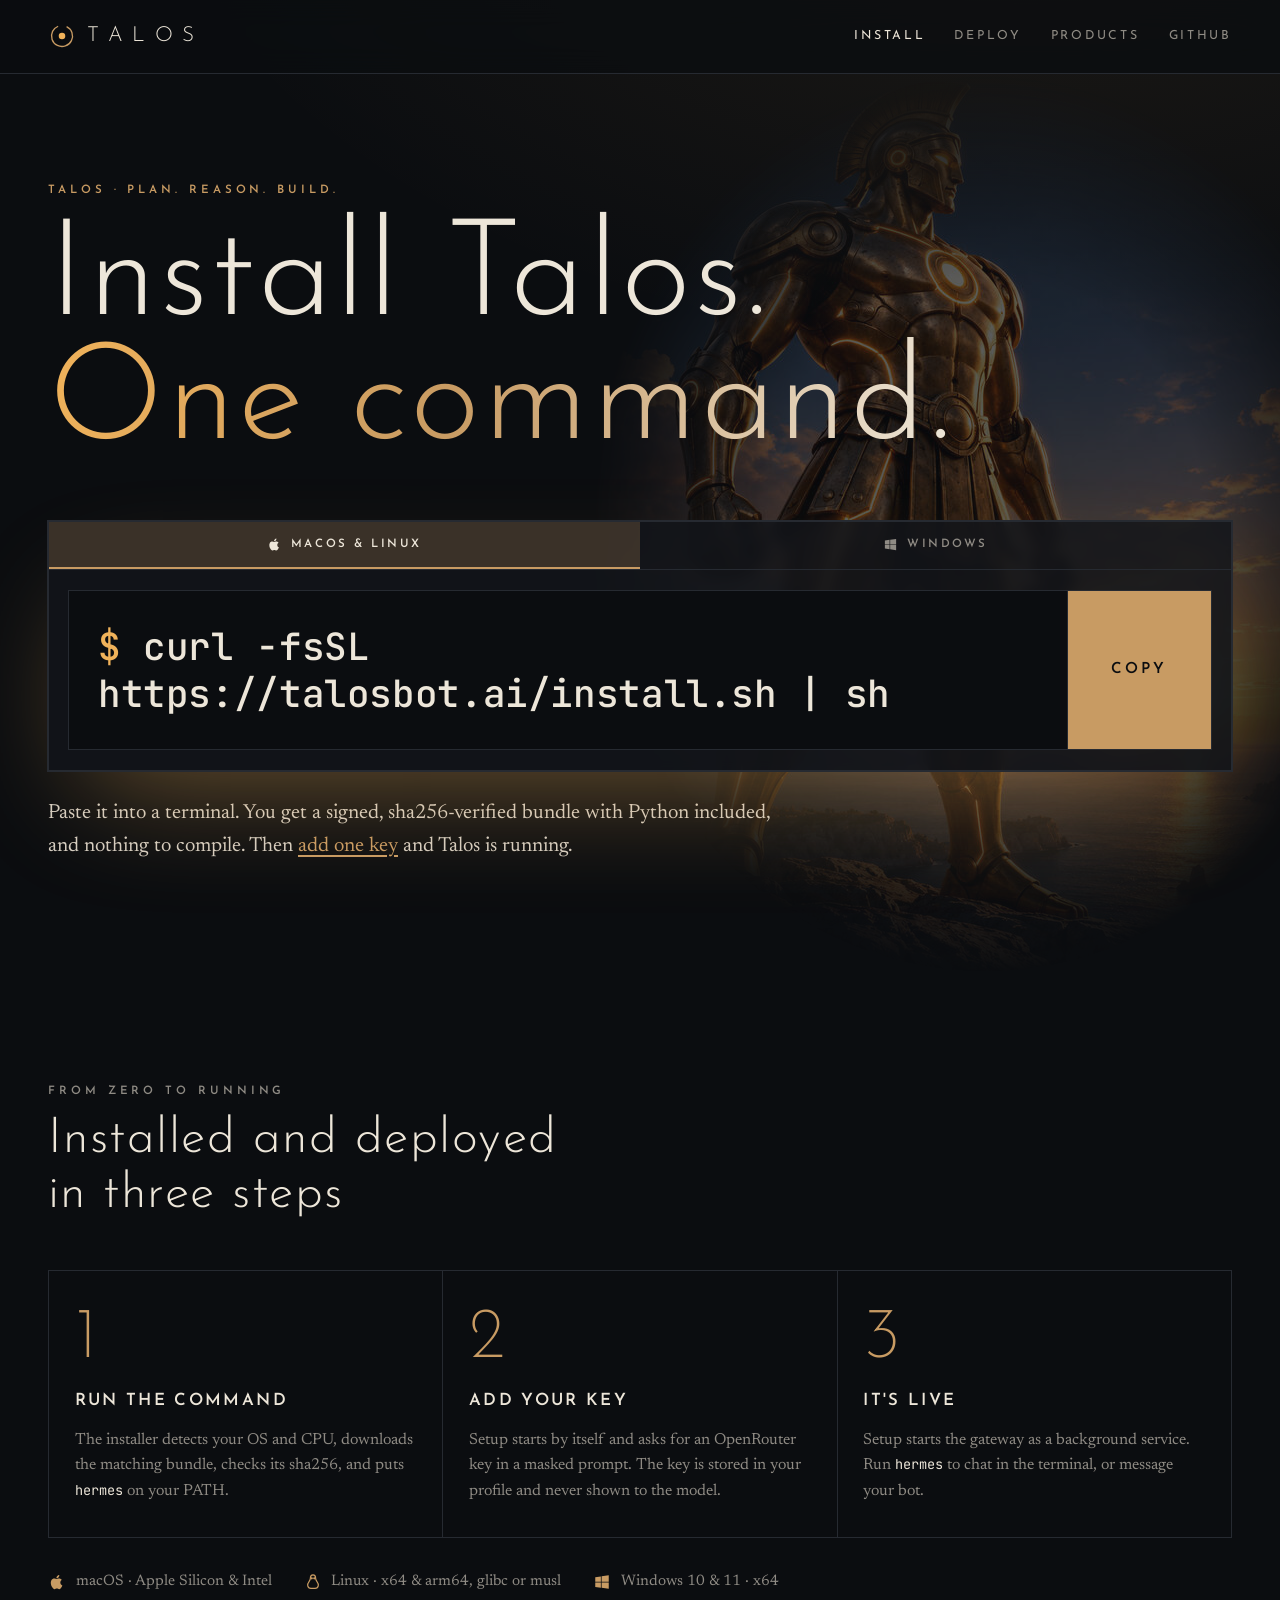
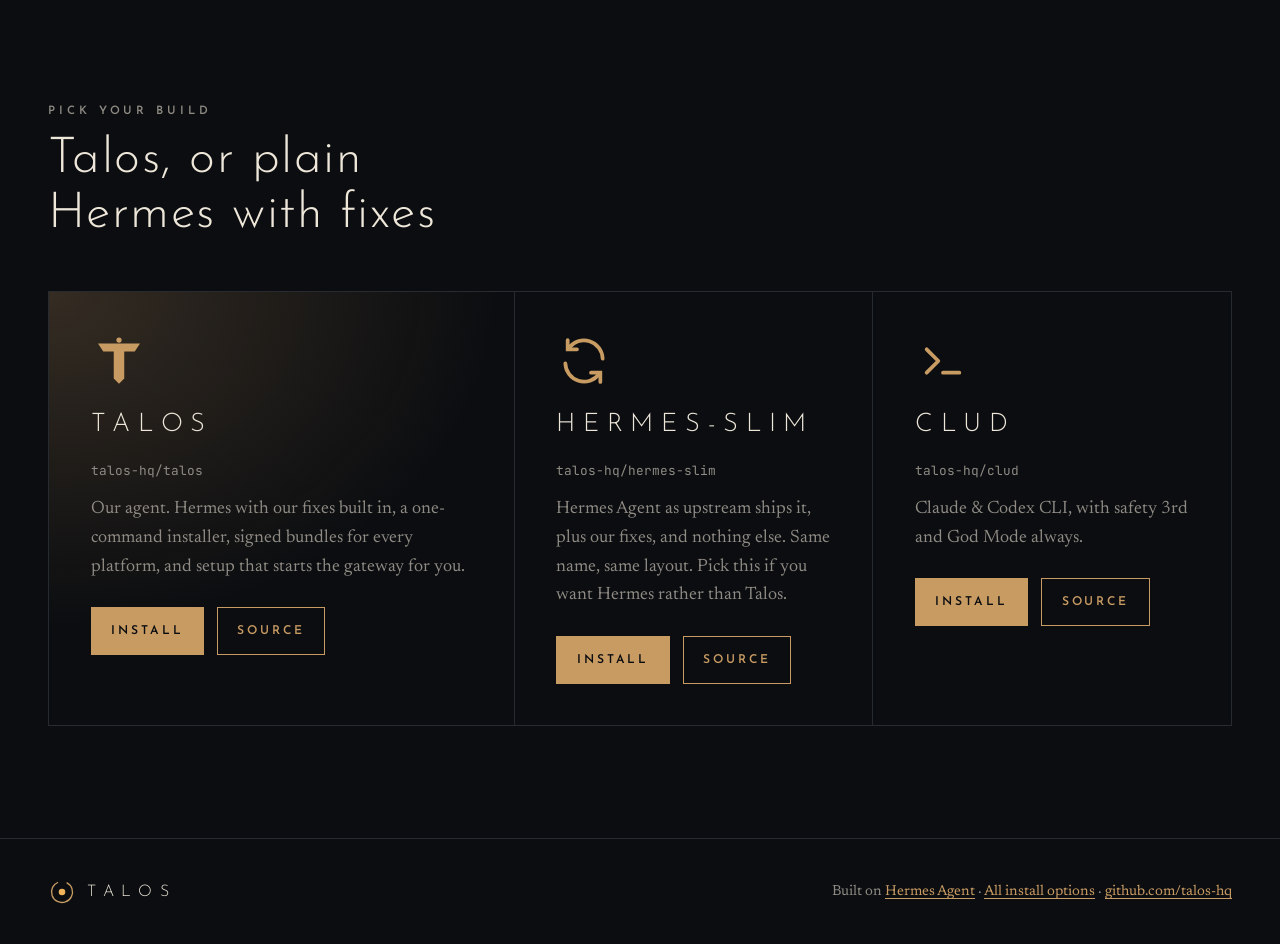
<file: index.html>
<!doctype html>
<html lang="en">
<head>
<meta charset="utf-8">
<meta name="viewport" content="width=device-width, initial-scale=1, viewport-fit=cover">
<title>Install Talos</title>
<meta name="description" content="Install Talos with one command on macOS, Linux or Windows. Signed, sha256-verified bundles, nothing to compile.">
<meta name="theme-color" content="#0b0d10">
<link rel="canonical" href="https://talosbot.ai/">
<link rel="icon" href="/favicon.svg" type="image/svg+xml">
<link rel="preconnect" href="https://fonts.googleapis.com">
<link rel="preconnect" href="https://fonts.gstatic.com" crossorigin>
<link rel="stylesheet" href="https://fonts.googleapis.com/css2?family=Josefin+Sans:wght@200;300;400;600&family=Newsreader:ital,opsz,wght@0,6..72,400;0,6..72,500;1,6..72,400&family=JetBrains+Mono:wght@400;500;600&display=swap">
<link rel="stylesheet" href="/assets/styles.css">
<meta property="og:type" content="website">
<meta property="og:site_name" content="Talos">
<meta property="og:title" content="Install Talos in one command">
<meta property="og:description" content="curl -fsSL https://talosbot.ai/install.sh | sh">
<meta property="og:url" content="https://talosbot.ai/">
<meta property="og:image" content="https://talosbot.ai/assets/og.jpg">
<meta name="twitter:card" content="summary_large_image">
<meta name="twitter:image" content="https://talosbot.ai/assets/og.jpg">
</head>
<body>
<a class="skip" href="#main">Skip to content</a>
<header class="nav">
  <div class="wrap">
    <a class="wordmark" href="/" aria-label="Talos home"><svg aria-hidden="true"><use href="/assets/icons.svg#emblem"/></svg>TALOS</a>
    <nav aria-label="Primary">
      <a href="#install" aria-current="page">Install</a>
      <a href="#deploy">Deploy</a>
      <a href="#products">Products</a>
      <a href="https://github.com/talos-hq/talos">GitHub</a>
    </nav>
  </div>
</header>

<main id="main">
  <section class="mega" id="install" aria-labelledby="install-title">
    <img class="mega-art" src="/assets/talos.jpg" alt="" width="900" height="900" fetchpriority="high">
    <div class="wrap">
      <p class="label">Talos · Plan. Reason. Build.</p>
      <h1 id="install-title">Install Talos.<br><span>One command.</span></h1>

      <div class="installer mega-installer" role="group" aria-label="Choose your platform">
        <div class="tabs">
          <label><input type="radio" name="os" id="os-unix" checked><svg aria-hidden="true"><use href="/assets/os.svg#apple"/></svg><span>macOS &amp; Linux</span></label>
          <label><input type="radio" name="os" id="os-win"><svg aria-hidden="true"><use href="/assets/os.svg#win"/></svg><span>Windows</span></label>
        </div>
        <div class="panel unix">
          <div class="cmd mega-cmd"><pre data-prompt="$">curl -fsSL https://talosbot.ai/install.sh | sh</pre><button type="button" data-copy>Copy</button></div>
        </div>
        <div class="panel win">
          <div class="cmd mega-cmd"><pre data-prompt="PS&gt;">irm https://talosbot.ai/install.ps1 | iex</pre><button type="button" data-copy>Copy</button></div>
        </div>
      </div>

      <p class="mega-note">Paste it into a terminal. You get a signed, sha256-verified bundle with Python included, and nothing to compile. Then <a href="#deploy">add one key</a> and Talos is running.</p>
    </div>
  </section>

  <section class="block" id="deploy" aria-labelledby="deploy-title">
    <div class="wrap">
      <div class="head reveal">
        <p class="label">From zero to running</p>
        <h2 id="deploy-title">Installed and deployed in three steps</h2>
      </div>
      <ol class="deploy">
        <li class="reveal">
          <h3>Run the command</h3>
          <p>The installer detects your OS and CPU, downloads the matching bundle, checks its sha256, and puts <code>hermes</code> on your PATH.</p>
        </li>
        <li class="reveal">
          <h3>Add your key</h3>
          <p>Setup starts by itself and asks for an OpenRouter key in a masked prompt. The key is stored in your profile and never shown to the model.</p>
        </li>
        <li class="reveal">
          <h3>It's live</h3>
          <p>Setup starts the gateway as a background service. Run <code>hermes</code> to chat in the terminal, or message your bot.</p>
        </li>
      </ol>
      <div class="platforms reveal">
        <span><svg aria-hidden="true"><use href="/assets/os.svg#apple"/></svg>macOS · Apple Silicon &amp; Intel</span>
        <span><svg aria-hidden="true"><use href="/assets/os.svg#linux"/></svg>Linux · x64 &amp; arm64, glibc or musl</span>
        <span><svg aria-hidden="true"><use href="/assets/os.svg#win"/></svg>Windows 10 &amp; 11 · x64</span>
      </div>
    </div>
  </section>

  <section class="block" id="products" aria-labelledby="products-title" style="padding-top:0">
    <div class="wrap">
      <div class="head reveal">
        <p class="label">Pick your build</p>
        <h2 id="products-title">Talos, or plain Hermes with fixes</h2>
      </div>
      <div class="products three">
        <article class="product lead reveal">
          <svg class="ico" aria-hidden="true"><use href="/assets/icons.svg#t"/></svg>
          <h3>TALOS</h3>
          <span class="repo">talos-hq/talos</span>
          <p>Our agent. Hermes with our fixes built in, a one-command installer, signed bundles for every platform, and setup that starts the gateway for you.</p>
          <div class="ctas"><a class="btn solid" href="#install">Install</a><a class="btn" href="https://github.com/talos-hq/talos">Source</a></div>
        </article>
        <article class="product reveal">
          <svg class="ico" aria-hidden="true"><use href="/assets/icons.svg#sync"/></svg>
          <h3>HERMES-SLIM</h3>
          <span class="repo">talos-hq/hermes-slim</span>
          <p>Hermes Agent as upstream ships it, plus our fixes, and nothing else. Same name, same layout. Pick this if you want Hermes rather than Talos.</p>
          <div class="ctas"><a class="btn solid" href="/install/#hermes-slim">Install</a><a class="btn" href="https://github.com/talos-hq/hermes-slim">Source</a></div>
        </article>
        <article class="product reveal">
          <svg class="ico" aria-hidden="true"><use href="/assets/icons.svg#term"/></svg>
          <h3>CLUD</h3>
          <span class="repo">talos-hq/clud</span>
          <p>Claude &amp; Codex CLI, with safety 3rd and God Mode always.</p>
          <div class="ctas"><a class="btn solid" href="/install/#clud">Install</a><a class="btn" href="https://github.com/talos-hq/clud">Source</a></div>
        </article>
      </div>
    </div>
  </section>
</main>

<footer>
  <div class="wrap">
    <a class="wordmark" href="/" style="font-size:1rem"><svg aria-hidden="true"><use href="/assets/icons.svg#emblem"/></svg>TALOS</a>
    <span>Built on <a href="https://github.com/NousResearch/hermes-agent">Hermes Agent</a> · <a href="/install/">All install options</a> · <a href="https://github.com/talos-hq">github.com/talos-hq</a></span>
  </div>
</footer>
<script>
(() => {
  const ua = navigator.userAgentData?.platform || navigator.platform || navigator.userAgent;
  if (/win/i.test(ua)) document.getElementById("os-win").checked = true;
  document.querySelectorAll("[data-copy]").forEach(btn => btn.addEventListener("click", async () => {
    try { await navigator.clipboard.writeText(btn.previousElementSibling.textContent.trim()); } catch { return; }
    btn.textContent = "Copied"; btn.dataset.done = "";
    setTimeout(() => { btn.textContent = "Copy"; delete btn.dataset.done; }, 1600);
  }));
})();
</script>
</body>
</html>
</file>
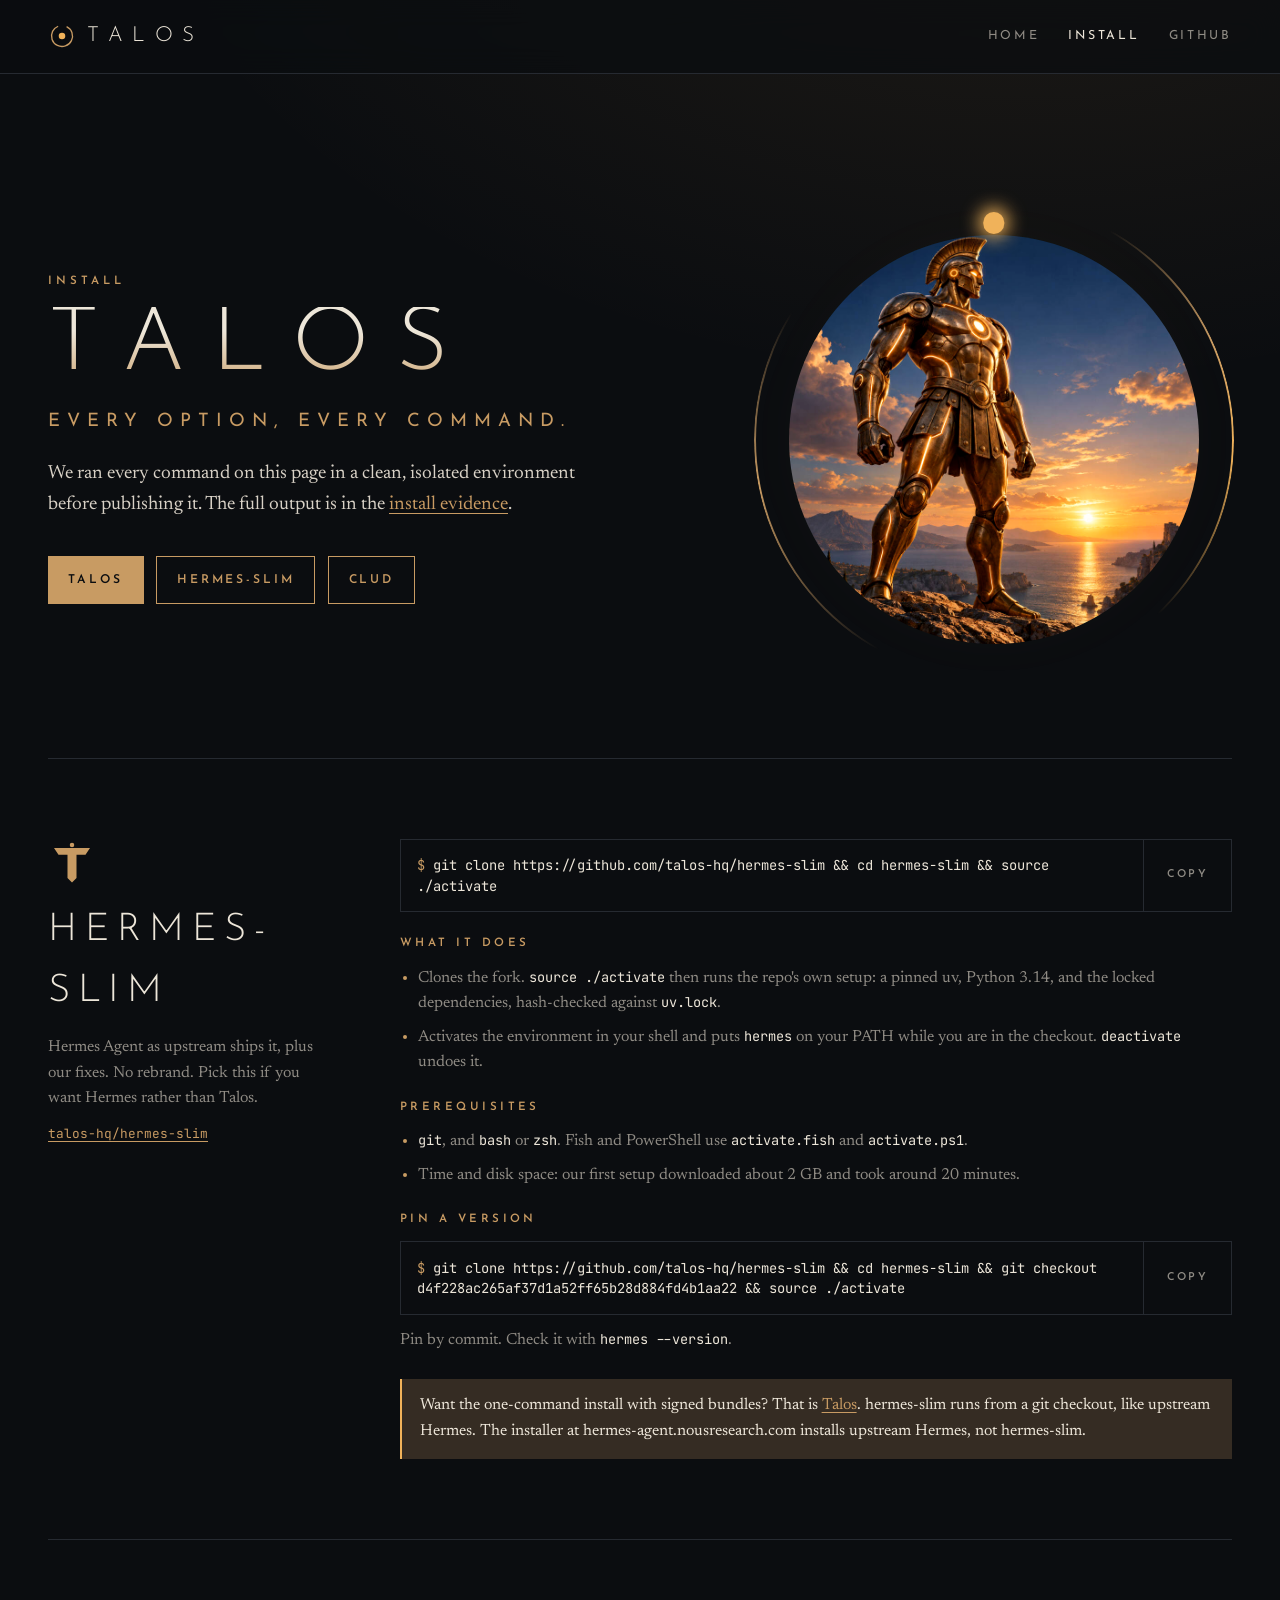
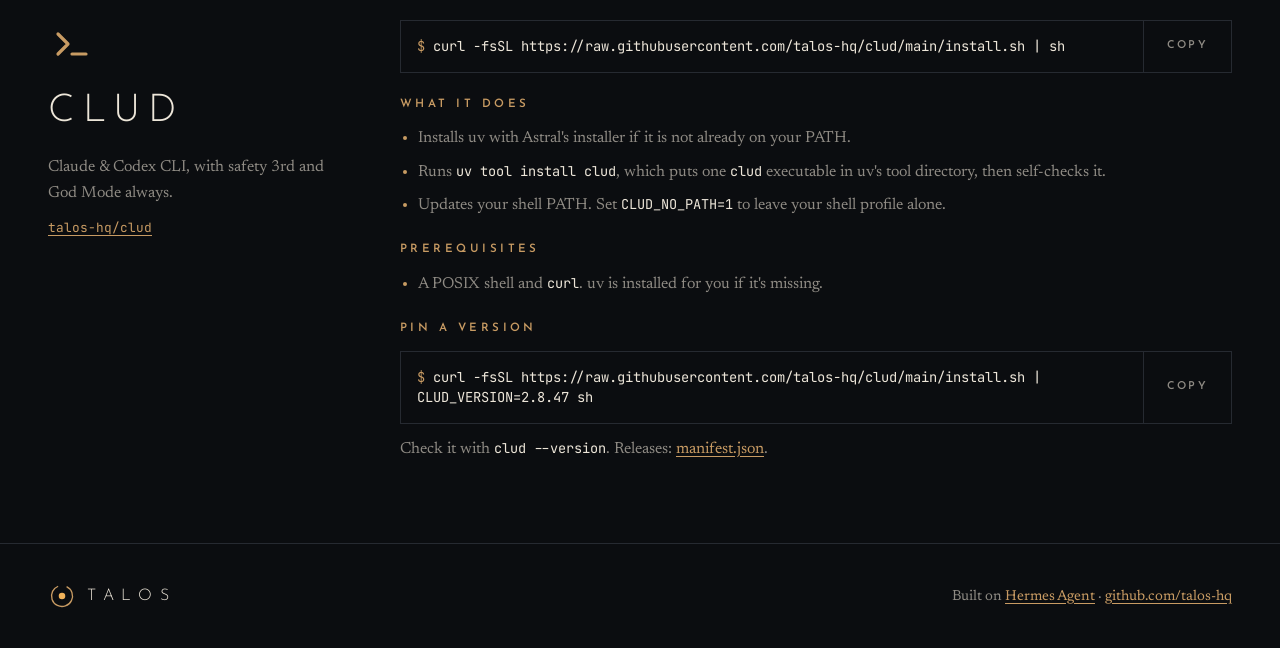
<file: install/index.html>
<!doctype html>
<html lang="en">
<head>
<meta charset="utf-8">
<meta name="viewport" content="width=device-width, initial-scale=1, viewport-fit=cover">
<title>Install Talos</title>
<meta name="description" content="Install the Talos agent and clud. Every command on this page was run end to end before it was published.">
<meta name="theme-color" content="#0b0d10">
<link rel="canonical" href="https://talosbot.ai/install/">
<link rel="icon" href="/favicon.svg" type="image/svg+xml">
<link rel="preconnect" href="https://fonts.googleapis.com">
<link rel="preconnect" href="https://fonts.gstatic.com" crossorigin>
<link rel="stylesheet" href="https://fonts.googleapis.com/css2?family=Josefin+Sans:wght@200;300;400;600&family=Newsreader:ital,opsz,wght@0,6..72,400;0,6..72,500;1,6..72,400&family=JetBrains+Mono:wght@400;600&display=swap">
<link rel="stylesheet" href="/assets/styles.css">
<meta property="og:type" content="website">
<meta property="og:site_name" content="Talos">
<meta property="og:title" content="Install Talos">
<meta property="og:description" content="Install the Talos agent and clud with commands we ran before publishing.">
<meta property="og:url" content="https://talosbot.ai/install/">
<meta property="og:image" content="https://talosbot.ai/assets/og.jpg">
<meta name="twitter:card" content="summary_large_image">
<meta name="twitter:image" content="https://talosbot.ai/assets/og.jpg">
</head>
<body>
<a class="skip" href="#main">Skip to content</a>
<header class="nav">
  <div class="wrap">
    <a class="wordmark" href="/" aria-label="Talos home"><svg aria-hidden="true"><use href="/assets/icons.svg#emblem"/></svg>TALOS</a>
    <nav aria-label="Primary">
      <a href="/">Home</a>
      <a href="/install/" aria-current="page">Install</a>
      <a href="https://github.com/talos-hq">GitHub</a>
    </nav>
  </div>
</header>

<main id="main">
  <section class="hero">
    <div class="wrap">
      <div>
        <p class="label">Install</p>
        <h1 style="margin-top:1.2rem;font-size:clamp(2.8rem,8vw,5.6rem)">TALOS</h1>
        <p class="tag">Every option, every command.</p>
        <p class="lede">We ran every command on this page in a clean, isolated environment before publishing it. The full output is in the <a href="https://github.com/talos-hq/talos-hq.github.io/blob/main/docs/install-evidence.md">install evidence</a>.</p>
        <div class="ctas">
          <a class="btn solid" href="/#install">Talos</a><a class="btn" href="#hermes-slim">hermes-slim</a>
          <a class="btn" href="#clud">clud</a>
        </div>
      </div>
      <figure class="emblem">
        <img src="/assets/talos.jpg" alt="The bronze Talos figure inside a turning bronze ring" width="900" height="900" fetchpriority="high">
        <span class="core" aria-hidden="true"></span>
      </figure>
    </div>
  </section>

  <div class="wrap">
    <section class="install-block" id="hermes-slim" aria-labelledby="slim-title">
      <aside class="reveal">
        <svg aria-hidden="true"><use href="/assets/icons.svg#t"/></svg>
        <h2 id="slim-title">HERMES-SLIM</h2>
        <p>Hermes Agent as upstream ships it, plus our fixes. No rebrand. Pick this if you want Hermes rather than Talos.</p>
        <p class="repo" style="font:.8rem var(--mono)"><a href="https://github.com/talos-hq/hermes-slim">talos-hq/hermes-slim</a></p>
      </aside>
      <div class="body reveal">
        <div class="cmd"><pre data-prompt="$">git clone https://github.com/talos-hq/hermes-slim &amp;&amp; cd hermes-slim &amp;&amp; source ./activate</pre><button type="button" data-copy>Copy</button></div>
        <div>
          <h3>What it does</h3>
          <ul style="margin-top:1rem">
            <li>Clones the fork. <code>source ./activate</code> then runs the repo's own setup: a pinned uv, Python 3.14, and the locked dependencies, hash-checked against <code>uv.lock</code>.</li>
            <li>Activates the environment in your shell and puts <code>hermes</code> on your PATH while you are in the checkout. <code>deactivate</code> undoes it.</li>
          </ul>
        </div>
        <div>
          <h3>Prerequisites</h3>
          <ul style="margin-top:1rem">
            <li><code>git</code>, and <code>bash</code> or <code>zsh</code>. Fish and PowerShell use <code>activate.fish</code> and <code>activate.ps1</code>.</li>
            <li>Time and disk space: our first setup downloaded about 2&nbsp;GB and took around 20 minutes.</li>
          </ul>
        </div>
        <div>
          <h3>Pin a version</h3>
          <div class="cmd" style="margin-top:1rem"><pre data-prompt="$">git clone https://github.com/talos-hq/hermes-slim &amp;&amp; cd hermes-slim &amp;&amp; git checkout d4f228ac265af37d1a52ff65b28d884fd4b1aa22 &amp;&amp; source ./activate</pre><button type="button" data-copy>Copy</button></div>
          <p style="margin-top:.8rem;color:var(--stone);font-size:1rem">Pin by commit. Check it with <code>hermes --version</code>.</p>
        </div>
        <p class="callout">Want the one-command install with signed bundles? That is <a href="/#install">Talos</a>. hermes-slim runs from a git checkout, like upstream Hermes. The installer at hermes-agent.nousresearch.com installs upstream Hermes, not hermes-slim.</p>
      </div>
    </section>

    <section class="install-block" id="clud" aria-labelledby="clud-title">
      <aside class="reveal">
        <svg aria-hidden="true"><use href="/assets/icons.svg#term"/></svg>
        <h2 id="clud-title">CLUD</h2>
        <p>Claude &amp; Codex CLI, with safety 3rd and God Mode always.</p>
        <p style="font:.8rem var(--mono)"><a href="https://github.com/talos-hq/clud">talos-hq/clud</a></p>
      </aside>
      <div class="body reveal">
        <div class="cmd"><pre data-prompt="$">curl -fsSL https://raw.githubusercontent.com/talos-hq/clud/main/install.sh | sh</pre><button type="button" data-copy>Copy</button></div>
        <div>
          <h3>What it does</h3>
          <ul style="margin-top:1rem">
            <li>Installs uv with Astral's installer if it is not already on your PATH.</li>
            <li>Runs <code>uv tool install clud</code>, which puts one <code>clud</code> executable in uv's tool directory, then self-checks it.</li>
            <li>Updates your shell PATH. Set <code>CLUD_NO_PATH=1</code> to leave your shell profile alone.</li>
          </ul>
        </div>
        <div>
          <h3>Prerequisites</h3>
          <ul style="margin-top:1rem"><li>A POSIX shell and <code>curl</code>. uv is installed for you if it's missing.</li></ul>
        </div>
        <div>
          <h3>Pin a version</h3>
          <div class="cmd" style="margin-top:1rem"><pre data-prompt="$">curl -fsSL https://raw.githubusercontent.com/talos-hq/clud/main/install.sh | CLUD_VERSION=2.8.47 sh</pre><button type="button" data-copy>Copy</button></div>
          <p style="margin-top:.8rem;color:var(--stone);font-size:1rem">Check it with <code>clud --version</code>. Releases: <a href="https://talos-hq.github.io/clud/install/manifest.json">manifest.json</a>.</p>
        </div>
      </div>
    </section>
  </div>
</main>

<footer>
  <div class="wrap">
    <a class="wordmark" href="/" style="font-size:1rem"><svg aria-hidden="true"><use href="/assets/icons.svg#emblem"/></svg>TALOS</a>
    <span>Built on <a href="https://github.com/NousResearch/hermes-agent">Hermes Agent</a> · <a href="https://github.com/talos-hq">github.com/talos-hq</a></span>
  </div>
</footer>
<script>
document.querySelectorAll("[data-copy]").forEach(btn => btn.addEventListener("click", async () => {
  try { await navigator.clipboard.writeText(btn.previousElementSibling.textContent.trim()); } catch { return; }
  btn.textContent = "Copied"; btn.dataset.done = "";
  setTimeout(() => { btn.textContent = "Copy"; delete btn.dataset.done; }, 1600);
}));
</script>
</body>
</html>
</file>
<file: assets/styles.css>
@layer reset, tokens, base, components, motion;

@layer reset {
  *, *::before, *::after { box-sizing: border-box; }
  body, h1, h2, h3, p, figure, pre { margin: 0; }
  img, svg { display: block; max-width: 100%; }
  button { font: inherit; color: inherit; }
}

@layer tokens {
  @property --spin { syntax: "<angle>"; inherits: false; initial-value: 0deg; }
  @property --glow { syntax: "<number>"; inherits: true; initial-value: 0.6; }

  :root {
    --obsidian: #0b0d10;
    --basalt: #13161b;
    --seam: #262a31;
    --bronze: #c89b63;
    --ember: #f0b25a;
    --sandstone: #ede6d9;
    --stone: #8f8b84;
    --bronze-soft: color-mix(in oklch, var(--bronze) 22%, transparent);
    --display: "Josefin Sans", "Futura", "Century Gothic", sans-serif;
    --body: "Newsreader", "Iowan Old Style", Georgia, serif;
    --mono: "JetBrains Mono", ui-monospace, "SF Mono", Menlo, monospace;
    --gutter: max(16px, env(safe-area-inset-left, 0px));
    --ease: cubic-bezier(.2, .7, .1, 1);
    color-scheme: dark;
  }
}

@layer base {
  html { scroll-behavior: smooth; }
  body {
    min-height: 100dvh;
    background:
      radial-gradient(120vmax 80vmax at 80% -10%, color-mix(in oklch, var(--ember) 10%, transparent), transparent 60%),
      var(--obsidian);
    color: var(--sandstone);
    font: 400 1.125rem/1.6 var(--body);
    -webkit-font-smoothing: antialiased;
    overflow-x: clip;
  }
  ::selection { background: var(--bronze); color: var(--obsidian); }
  a { color: var(--bronze); text-underline-offset: .2em; }
  :focus-visible { outline: 2px solid var(--ember); outline-offset: 3px; }
  h1, h2, h3 { font-family: var(--display); font-weight: 300; text-wrap: balance; }
  p { text-wrap: pretty; }
  .wrap { width: min(74rem, 100% - 2 * var(--gutter)); margin-inline: auto; }
  .label { font: 600 .72rem/1 var(--display); letter-spacing: .34em; text-transform: uppercase; color: var(--bronze); }
  .sr { position: absolute; width: 1px; height: 1px; overflow: hidden; clip-path: inset(50%); }
}

@layer components {
  /* nav */
  .nav {
    position: sticky; top: 0; z-index: 10;
    background: color-mix(in oklch, var(--obsidian) 78%, transparent);
    backdrop-filter: blur(14px) saturate(1.4);
    border-bottom: 1px solid var(--seam);
    & .wrap { display: flex; align-items: center; justify-content: space-between; padding-block: .9rem; gap: 1rem; }
    & nav { display: flex; gap: 1.8rem; }
    & nav a { font: 400 .78rem/1 var(--display); letter-spacing: .22em; text-transform: uppercase; color: var(--stone); text-decoration: none; transition: color .2s; }
    & nav a:hover { color: var(--sandstone); }
    @media (max-width: 680px) { & nav { display: none; } }
  }
  .wordmark {
    display: inline-flex; align-items: center; gap: .7rem;
    font: 300 1.3rem/1 var(--display); letter-spacing: .46em; color: var(--sandstone); text-decoration: none;
    & svg { width: 28px; height: 28px; }
  }

  /* hero */
  .hero {
    position: relative; isolation: isolate;
    padding-block: clamp(4rem, 10vw, 8rem) clamp(3rem, 7vw, 5rem);
    & .wrap > * { min-width: 0; }
    & .wrap { display: grid; grid-template-columns: minmax(0, 1.15fr) minmax(0, .85fr); gap: clamp(2rem, 5vw, 4rem); align-items: center; }
    @media (max-width: 880px) { & .wrap { grid-template-columns: 1fr; } }
  }
  .hero h1 {
    font-size: clamp(3.4rem, 11vw, 7.8rem); line-height: .9; font-weight: 300;
    letter-spacing: .3em; margin-right: -.3em;
    background: linear-gradient(180deg, var(--sandstone) 30%, color-mix(in oklch, var(--bronze) 85%, var(--sandstone)));
    -webkit-background-clip: text; background-clip: text; color: transparent;
  }
  .hero .tag { margin-top: 1.4rem; font: 400 clamp(.9rem, 1.8vw, 1.15rem)/1.3 var(--display); letter-spacing: .38em; text-transform: uppercase; color: var(--bronze); }
  .hero .lede { margin-top: 1.6rem; max-width: 34rem; color: color-mix(in oklch, var(--sandstone) 78%, var(--stone)); font-size: 1.2rem; }

  /* the emblem: ring + core, slowly turning, with the bronze figure inside */
  .emblem {
    position: relative; aspect-ratio: 1; width: min(100%, 30rem); justify-self: center;
    border-radius: 50%;
    &::before {
      content: ""; position: absolute; inset: -2px; border-radius: inherit; padding: 2px;
      background: conic-gradient(from var(--spin), transparent 0 8%, var(--bronze) 18%, var(--ember) 26%, transparent 38% 58%, var(--bronze) 72%, transparent 84%);
      mask: linear-gradient(#000 0 0) content-box exclude, linear-gradient(#000 0 0);
      animation: spin 14s linear infinite;
    }
    &::after {
      content: ""; position: absolute; inset: 8%; border-radius: inherit; z-index: -1;
      background: radial-gradient(closest-side, color-mix(in oklch, var(--ember) calc(var(--glow) * 40%), transparent), transparent);
      filter: blur(30px); animation: breathe 6s ease-in-out infinite;
    }
    & img { position: absolute; inset: 7%; width: 86%; height: 86%; border-radius: 50%; object-fit: cover; object-position: 50% 30%; filter: saturate(1.05) contrast(1.05); }
    & .core { position: absolute; width: 4.5%; aspect-ratio: 1; border-radius: 50%; top: 2.2%; left: 50%; translate: -50% 0; background: var(--ember); box-shadow: 0 0 18px 4px var(--ember); }
  }

  /* installer card */
  .installer {
    margin-top: 2.4rem; max-width: 40rem;
    border: 1px solid var(--seam); background: color-mix(in oklch, var(--basalt) 85%, transparent);
    backdrop-filter: blur(6px);
    container-type: inline-size;
  }
  .tabs { display: flex; border-bottom: 1px solid var(--seam); overflow-x: auto; scrollbar-width: none; }
  .tabs label {
    flex: 1; display: inline-flex; align-items: center; justify-content: center; gap: .55rem; white-space: nowrap;
    padding: .95rem 1rem; cursor: pointer; color: var(--stone);
    font: 600 .72rem/1 var(--display); letter-spacing: .22em; text-transform: uppercase;
    border-bottom: 2px solid transparent; transition: color .2s, border-color .2s, background .2s;
    &:hover { color: var(--sandstone); }
    & svg { width: 15px; height: 15px; flex: none; }
    &:has(input:checked) { color: var(--sandstone); border-color: var(--bronze); background: var(--bronze-soft); }
    &:has(input:focus-visible) { outline: 2px solid var(--ember); outline-offset: -2px; }
    & input { position: absolute; opacity: 0; pointer-events: none; }
  }
  .panel { display: none; grid-template-columns: minmax(0, 1fr); padding: 1.2rem 1.2rem 1.3rem; gap: .9rem; }
  .installer:has(#os-mac:checked) .panel.mac,
  .installer:has(#os-linux:checked) .panel.linux,
  .installer:has(#os-win:checked) .panel.win { display: grid; animation: rise .35s var(--ease); }
  .cmd {
    display: flex; align-items: stretch; border: 1px solid var(--seam); background: var(--obsidian);
    & pre { flex: 1; min-width: 0; padding: .95rem 1rem; white-space: pre-wrap; overflow-wrap: anywhere; font: 400 .86rem/1.5 var(--mono); color: var(--sandstone); }
    & pre::before { content: attr(data-prompt) " "; color: var(--bronze); }
    & button {
      flex: none; border: 0; border-left: 1px solid var(--seam); background: transparent; cursor: pointer;
      padding-inline: 1rem; color: var(--stone); font: 600 .68rem/1 var(--display); letter-spacing: .2em; text-transform: uppercase;
      transition: color .2s, background .2s;
      &:hover { color: var(--obsidian); background: var(--bronze); }
      &[data-done] { color: var(--obsidian); background: var(--ember); }
    }
  }
  .panel .note { font-size: .95rem; color: var(--stone); }
  .panel .note code { font: .85em var(--mono); color: var(--sandstone); }
  @container (max-width: 420px) {
    .tabs label span { display: none; }
    .cmd { flex-direction: column; & button { border-left: 0; border-top: 1px solid var(--seam); padding-block: .8rem; } }
  }
  .alt { margin-top: 1rem; font-size: .95rem; color: var(--stone); }

  /* lineage strip */
  .lineage { border-block: 1px solid var(--seam); background: var(--basalt); }
  .lineage ol {
    list-style: none; padding: 0; margin: 0; display: grid; grid-template-columns: repeat(3, 1fr);
    counter-reset: step;
    @media (max-width: 760px) { grid-template-columns: 1fr; }
  }
  .lineage li {
    padding: 2rem 1.4rem; display: grid; gap: .6rem; counter-increment: step; position: relative;
    & + li { border-left: 1px solid var(--seam); }
    @media (max-width: 760px) { & + li { border-left: 0; border-top: 1px solid var(--seam); } }
    &::before { content: counter(step, upper-roman); font: 300 .9rem/1 var(--display); letter-spacing: .3em; color: var(--bronze); }
    & h3 { font-size: 1.05rem; font-weight: 600; letter-spacing: .14em; text-transform: uppercase; }
    & p { color: var(--stone); font-size: 1rem; }
  }

  section.block { padding-block: clamp(4rem, 9vw, 7rem); }
  .head { display: grid; gap: 1rem; margin-bottom: 3rem; max-width: 42rem; }
  .head h2 { font-size: clamp(2rem, 4.5vw, 3.1rem); line-height: 1.1; letter-spacing: .03em; }
  .head p { color: var(--stone); }

  /* pillars — icon system from the identity board */
  .pillars { display: grid; grid-template-columns: repeat(3, 1fr); gap: 1px; background: var(--seam); border: 1px solid var(--seam); }
  @media (max-width: 900px) { .pillars { grid-template-columns: repeat(2, 1fr); } }
  @media (max-width: 560px) { .pillars { grid-template-columns: 1fr; } }
  .pillar {
    background: var(--obsidian); padding: 1.8rem 1.5rem; display: grid; gap: .8rem; align-content: start;
    position: relative; overflow: hidden;
    &::after {
      content: ""; position: absolute; inset: 0; pointer-events: none; opacity: 0; transition: opacity .4s;
      background: radial-gradient(22rem circle at var(--mx, 50%) var(--my, 0%), var(--bronze-soft), transparent 60%);
    }
    &:hover::after { opacity: 1; }
    & .ico { width: 52px; height: 52px; display: grid; place-items: center; border: 1px solid var(--seam); border-radius: 12px; background: var(--basalt); color: var(--bronze); }
    & .ico svg { width: 26px; height: 26px; }
    & h3 { font-size: 1rem; font-weight: 600; letter-spacing: .14em; text-transform: uppercase; }
    & p { color: var(--stone); font-size: 1rem; }
  }

  /* platform matrix */
  .matrix { width: 100%; border-collapse: collapse; font-size: 1rem; }
  .matrix-wrap { overflow-x: auto; border: 1px solid var(--seam); }
  .matrix th, .matrix td { padding: 1rem 1.2rem; text-align: left; border-bottom: 1px solid var(--seam); white-space: nowrap; }
  .matrix th { font: 600 .7rem/1 var(--display); letter-spacing: .24em; text-transform: uppercase; color: var(--bronze); background: var(--basalt); }
  .matrix td:first-child { font-family: var(--display); letter-spacing: .08em; }
  .matrix td code { font: .85rem var(--mono); color: var(--sandstone); }
  .matrix tr:last-child td { border-bottom: 0; }
  .matrix tbody tr { transition: background .2s; }
  .matrix tbody tr:hover { background: var(--bronze-soft); }
  .matrix .you td:first-child::after { content: "your system"; margin-left: .8rem; padding: .2rem .5rem; font: 600 .6rem/1 var(--display); letter-spacing: .2em; text-transform: uppercase; color: var(--obsidian); background: var(--bronze); }

  /* splash terminal */
  .splash { display: grid; grid-template-columns: minmax(0, 1fr) minmax(0, 1fr); gap: clamp(2rem, 5vw, 4rem); align-items: center; @media (max-width: 880px) { grid-template-columns: 1fr; } }
  .term {
    border: 1px solid var(--seam); background: #08090b; box-shadow: 0 40px 80px -40px #000, 0 0 0 1px #000;
    & header { display: flex; gap: .45rem; padding: .8rem 1rem; border-bottom: 1px solid var(--seam); }
    & header i { width: 10px; height: 10px; border-radius: 50%; background: var(--seam); }
    & pre { padding: 1.4rem 1.2rem; font: 400 .85rem/1.75 var(--mono); color: var(--stone); overflow-x: auto; }
    & b { color: var(--sandstone); font-weight: 400; }
    & .ok { color: var(--ember); }
  }
  .steps { display: grid; gap: 1.4rem; counter-reset: s; list-style: none; padding: 0; margin: 0; }
  .steps li { display: grid; grid-template-columns: 2.6rem 1fr; gap: 1rem; counter-increment: s; }
  .steps li::before { content: counter(s); display: grid; place-items: center; width: 2.6rem; height: 2.6rem; border: 1px solid var(--bronze); border-radius: 50%; font: 300 1rem/1 var(--display); color: var(--bronze); }
  .steps h3 { font-size: 1rem; font-weight: 600; letter-spacing: .12em; text-transform: uppercase; margin-bottom: .3rem; }
  .steps p { color: var(--stone); font-size: 1rem; }

  /* faq */
  details { border-top: 1px solid var(--seam); &:last-of-type { border-bottom: 1px solid var(--seam); } }
  summary {
    cursor: pointer; list-style: none; padding: 1.3rem 0; display: flex; justify-content: space-between; gap: 1rem;
    font: 400 1.1rem/1.3 var(--display); letter-spacing: .04em;
    &::-webkit-details-marker { display: none; }
    &::after { content: "+"; color: var(--bronze); font-weight: 300; font-size: 1.4rem; line-height: 1; transition: rotate .3s var(--ease); }
  }
  details[open] summary::after { rotate: 45deg; }
  details p { padding-bottom: 1.4rem; color: var(--stone); max-width: 48rem; }
  details code { font: .85em var(--mono); color: var(--sandstone); }
  details::details-content { block-size: 0; overflow: clip; transition: block-size .35s var(--ease), content-visibility .35s allow-discrete; }
  details[open]::details-content { block-size: auto; }
  :root { interpolate-size: allow-keywords; }

  footer { border-top: 1px solid var(--seam); padding-block: 2.4rem calc(2.4rem + env(safe-area-inset-bottom, 0px)); color: var(--stone); font-size: .9rem;
    & .wrap { display: flex; flex-wrap: wrap; justify-content: space-between; gap: 1rem; align-items: center; }
  }
}

@layer motion {
  @keyframes spin { to { --spin: 360deg; } }
  @keyframes breathe { 50% { --glow: 1; } }
  @keyframes rise { from { opacity: 0; translate: 0 6px; } }
  @keyframes reveal { from { opacity: 0; translate: 0 2rem; } }
  @keyframes caret { 50% { opacity: 0; } }
  .term .cursor { display: inline-block; width: .55em; height: 1.1em; vertical-align: -.2em; background: var(--ember); animation: caret 1s steps(1) infinite; }

  @supports (animation-timeline: view()) {
    .reveal { animation: reveal linear both; animation-timeline: view(); animation-range: entry 0% cover 28%; }
    .hero .emblem img { animation: drift linear both; animation-timeline: scroll(root); animation-range: 0 80vh; }
    @keyframes drift { to { scale: 1.12; filter: saturate(.7) brightness(.7); } }
  }
  @media (prefers-reduced-motion: reduce) {
    *, *::before, *::after { animation: none !important; transition: none !important; }
    html { scroll-behavior: auto; }
  }
}

@layer components {
  .skip { position: absolute; left: -999px; top: .5rem; z-index: 20; padding: .8rem 1rem; background: var(--bronze); color: var(--obsidian); }
  .skip:focus { left: var(--gutter); }
  .nav nav a { min-height: 44px; display: inline-flex; align-items: center; }
  .nav nav a[aria-current="page"] { color: var(--sandstone); }
  .btn {
    display: inline-flex; align-items: center; justify-content: center; gap: .6em; min-height: 48px; padding: 0 1.6em;
    font: 600 .76rem/1 var(--display); letter-spacing: .24em; text-transform: uppercase; text-decoration: none;
    border: 1px solid var(--bronze); color: var(--bronze); background: transparent; transition: background .2s, color .2s, box-shadow .3s;
    &:hover { background: var(--bronze); color: var(--obsidian); }
    &.solid { background: var(--bronze); color: var(--obsidian); &:hover { background: var(--ember); border-color: var(--ember); box-shadow: 0 0 40px -8px var(--ember); } }
  }
  .ctas { display: flex; flex-wrap: wrap; gap: .8rem; margin-top: 2.2rem; }

  /* full-bleed banner with the sunset art */
  .banner {
    position: relative; isolation: isolate; min-height: clamp(22rem, 60vw, 38rem); display: grid; align-items: end;
    border-block: 1px solid var(--seam); overflow: hidden;
    & img { position: absolute; inset: 0; width: 100%; height: 100%; object-fit: cover; object-position: 30% 40%; z-index: -2; }
    &::before { content: ""; position: absolute; inset: 0; z-index: -1; background: linear-gradient(90deg, var(--obsidian) 0 20%, color-mix(in oklch, var(--obsidian) 40%, transparent) 60%, transparent), linear-gradient(0deg, var(--obsidian), transparent 50%); }
    & .wrap { padding-block: 3rem; }
    & h2 { font-size: clamp(2.2rem, 6vw, 4.4rem); letter-spacing: .22em; line-height: 1.05; }
    & p { margin-top: 1rem; max-width: 30rem; color: color-mix(in oklch, var(--sandstone) 80%, var(--stone)); }
  }
  @supports (animation-timeline: view()) {
    .banner img { animation: pan linear both; animation-timeline: view(); }
    @keyframes pan { from { scale: 1.15; translate: 0 -4%; } to { scale: 1; translate: 0 4%; } }
  }

  /* product pair */
  .products { display: grid; grid-template-columns: 1.3fr 1fr; gap: 1px; background: var(--seam); border: 1px solid var(--seam); @media (max-width: 820px) { grid-template-columns: 1fr; } }
  .product {
    background: var(--obsidian); padding: clamp(1.6rem, 4vw, 2.6rem); display: grid; gap: 1rem; align-content: start;
    & .ico { width: 56px; height: 56px; color: var(--bronze); }
    & h3 { font-size: 1.6rem; font-weight: 300; letter-spacing: .3em; }
    & .repo { font: .8rem var(--mono); color: var(--stone); }
    & p { color: var(--stone); }
    & .ctas { margin-top: .6rem; }
  }
  .product.lead { background: radial-gradient(40rem 30rem at 0% 0%, var(--bronze-soft), transparent 70%), var(--obsidian); }

  /* install page: per-product blocks */
  .install-block { display: grid; grid-template-columns: minmax(0, 18rem) minmax(0, 1fr); gap: clamp(1.5rem, 5vw, 4rem); padding-block: clamp(3rem, 7vw, 5rem); border-top: 1px solid var(--seam); @media (max-width: 820px) { grid-template-columns: 1fr; } }
  .install-block aside { display: grid; gap: .8rem; align-content: start; & svg { width: 48px; height: 48px; color: var(--bronze); } & h2 { font-size: clamp(1.8rem, 4vw, 2.4rem); letter-spacing: .2em; } & p { color: var(--stone); font-size: 1rem; } }
  .install-block .body { display: grid; gap: 1.6rem; min-width: 0; }
  .install-block h3 { font: 600 .72rem/1 var(--display); letter-spacing: .3em; text-transform: uppercase; color: var(--bronze); }
  .install-block ul { margin: 0; padding-left: 1.1rem; color: var(--stone); display: grid; gap: .5rem; font-size: 1rem; }
  .install-block li::marker { color: var(--bronze); }
  .install-block code { font: .85em var(--mono); color: var(--sandstone); }
  .callout { border-left: 2px solid var(--ember); padding: .9rem 1.1rem; background: var(--bronze-soft); font-size: 1rem; color: var(--sandstone); }
  .cmd + .cmd { margin-top: .6rem; }
  .cmd button { min-width: 5.5rem; min-height: 44px; }
}
@media (max-width: 520px) {
  .cmd { flex-direction: column; }
  .cmd button { border-left: 0; border-top: 1px solid var(--seam); padding-block: .8rem; }
}

@layer components {
  /* The homepage's whole job: the install command, as big as the screen allows. */
  .mega {
    position: relative; isolation: isolate; overflow: clip;
    min-height: min(100svh, 62rem); display: grid; align-items: center;
    padding-block: clamp(3rem, 8vw, 6rem);
    & .wrap { position: relative; z-index: 1; }
    & h1 {
      font-size: clamp(3rem, 10.5vw, 9.5rem); line-height: .92; font-weight: 300; letter-spacing: .02em;
      margin-top: 1.4rem; color: var(--sandstone);
      & span { background: linear-gradient(100deg, var(--ember), var(--bronze) 45%, var(--sandstone)); -webkit-background-clip: text; background-clip: text; color: transparent; }
    }
  }
  .mega-art {
    position: absolute; z-index: -1; right: -8vw; top: 50%; translate: 0 -50%;
    width: min(62vw, 56rem); aspect-ratio: 1; border-radius: 50%; object-fit: cover; opacity: .32;
    mask: radial-gradient(closest-side, #000 55%, transparent);
  }
  .mega-installer { max-width: none; margin-top: clamp(2rem, 5vw, 3.4rem); box-shadow: 0 0 0 1px var(--seam), 0 50px 120px -40px color-mix(in oklch, var(--ember) 45%, transparent); }
  .installer:has(#os-unix:checked) .panel.unix { display: grid; animation: rise .35s var(--ease); }
  .mega-cmd {
    & pre { font: 500 clamp(1.05rem, 3.1vw, 2.35rem)/1.25 var(--mono); padding: clamp(1.1rem, 2.6vw, 2rem) clamp(1rem, 2.4vw, 1.8rem); letter-spacing: -.01em; }
    & pre::before { color: var(--ember); }
    & button { min-width: clamp(6rem, 12vw, 9rem); font-size: clamp(.75rem, 1.2vw, .95rem); color: var(--obsidian); background: var(--bronze); &:hover { background: var(--ember); } }
  }
  .mega-note { margin-top: 1.6rem; max-width: 46rem; font-size: clamp(1.05rem, 1.6vw, 1.3rem); color: color-mix(in oklch, var(--sandstone) 75%, var(--stone)); }

  .deploy {
    list-style: none; margin: 0; padding: 0; display: grid; grid-template-columns: repeat(3, 1fr); gap: 1px;
    background: var(--seam); border: 1px solid var(--seam); counter-reset: d;
    @media (max-width: 820px) { grid-template-columns: 1fr; }
    & li { background: var(--obsidian); padding: 2rem 1.6rem; display: grid; gap: .8rem; align-content: start; counter-increment: d; }
    & li::before { content: counter(d); font: 200 4.5rem/1 var(--display); color: var(--bronze); }
    & h3 { font-size: 1.05rem; font-weight: 600; letter-spacing: .14em; text-transform: uppercase; }
    & p { color: var(--stone); font-size: 1rem; }
    & code { font: .85em var(--mono); color: var(--sandstone); }
  }
  .platforms {
    display: flex; flex-wrap: wrap; gap: .8rem 2rem; margin-top: 2rem; color: var(--stone); font-size: .95rem;
    & span { display: inline-flex; align-items: center; gap: .6rem; }
    & svg { width: 18px; height: 18px; color: var(--bronze); }
  }
  .products.three { grid-template-columns: 1.3fr 1fr 1fr; @media (max-width: 980px) { grid-template-columns: 1fr; } }
}
</file>
